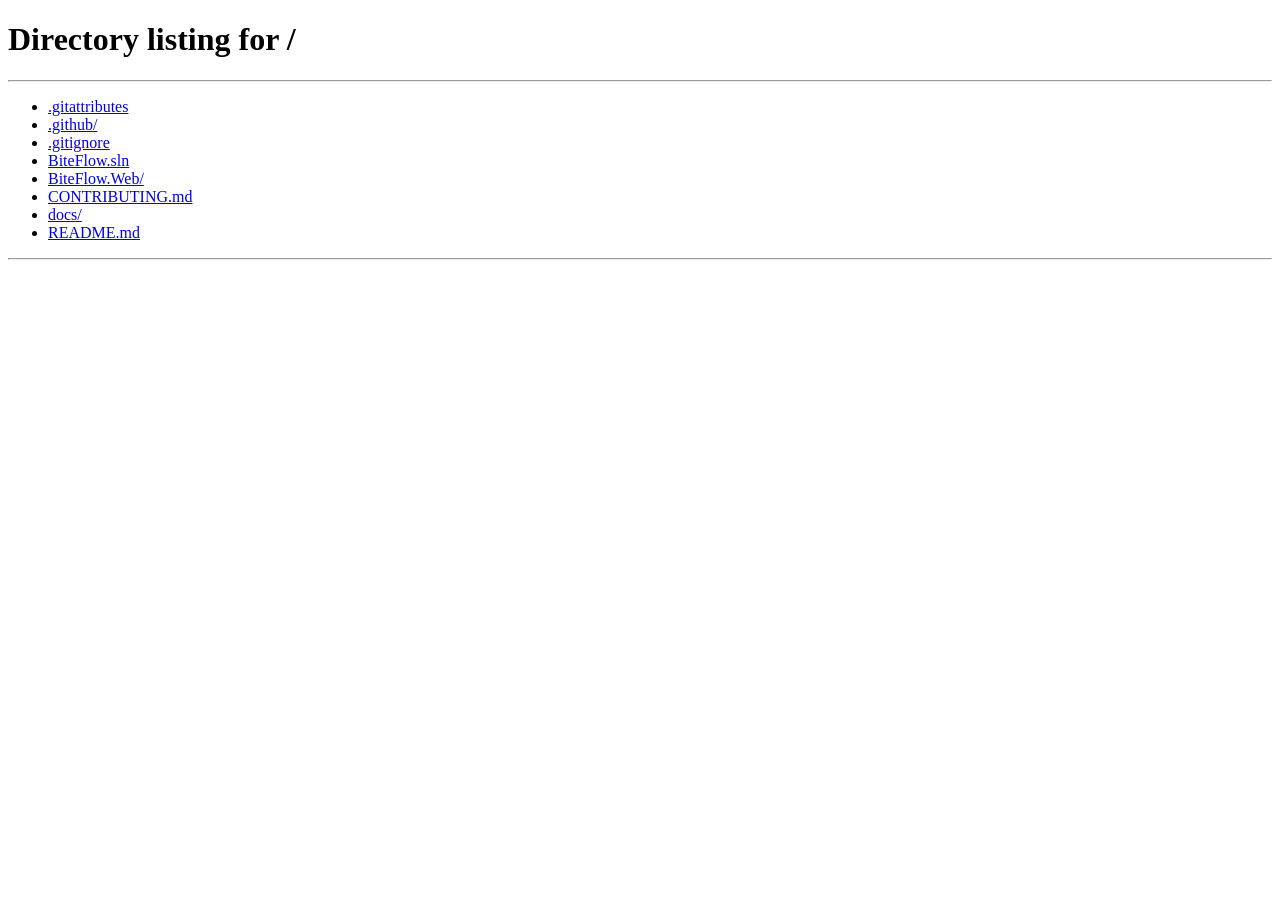
<file: BiteFlow.Web/wwwroot/index.html>
<!DOCTYPE html>
<html lang="es">
<head>
    <meta charset="utf-8">
    <meta http-equiv="refresh" content="0; url=/">
    <title>BiteFlow</title>
    <script>location.replace('/');</script>
</head>
<body>
    <p>Redirigiendo a <a href="/">BiteFlow</a>…</p>
</body>
</html>
</file>
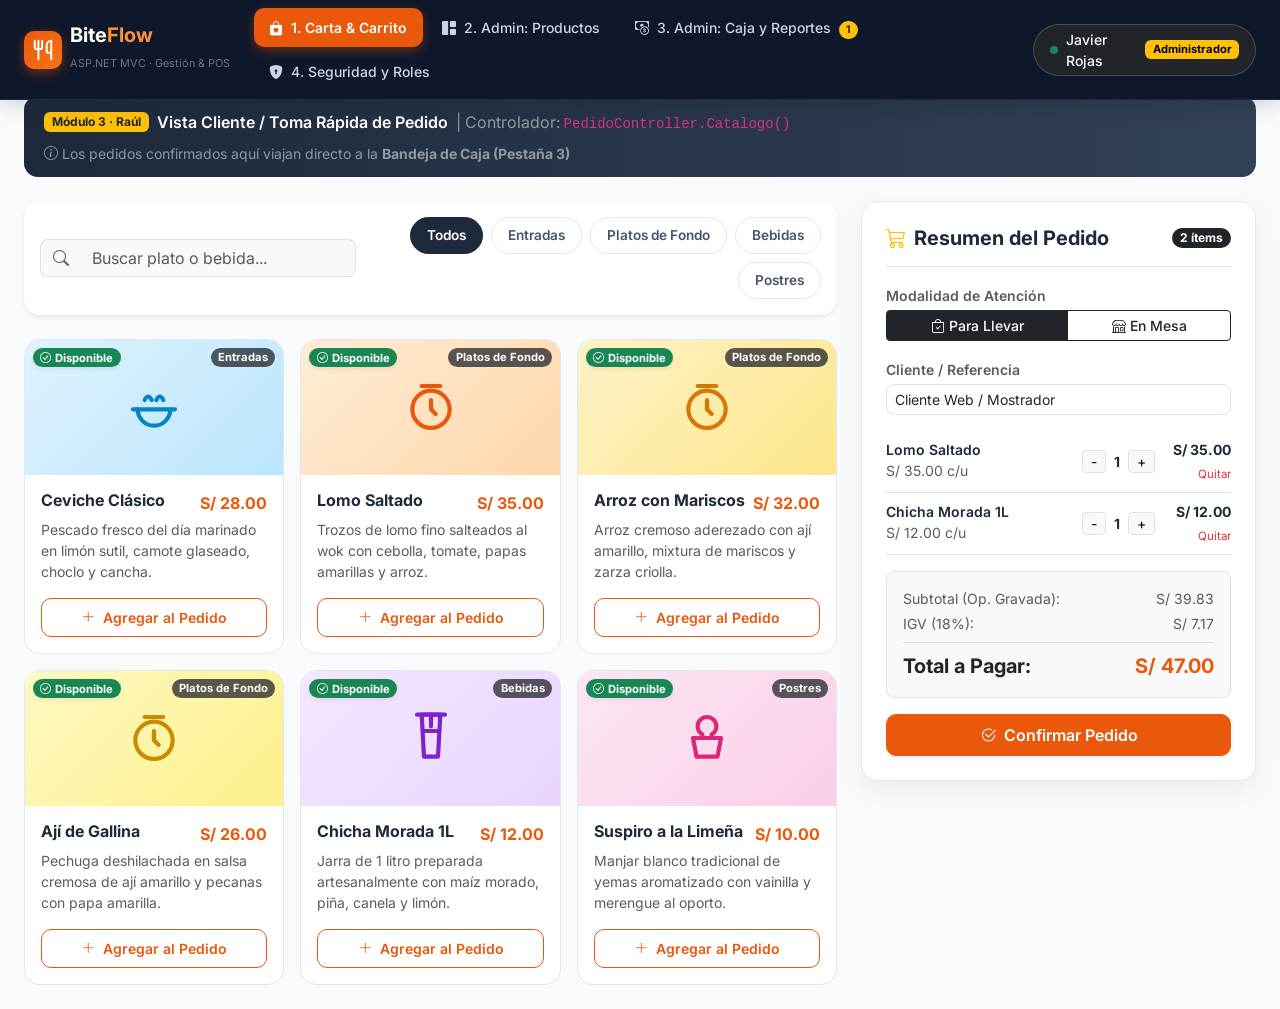
<file: BiteFlow.Web/wwwroot/prototipo.html>
<!DOCTYPE html>
<html lang="es">
<head>
    <meta charset="UTF-8">
    <meta name="viewport" content="width=device-width, initial-scale=1.0">
    <title>BiteFlow — Sistema de Gestión de Pedidos, Ventas y Administración</title>
    <!-- Google Fonts: Inter -->
    <link rel="preconnect" href="https://fonts.googleapis.com">
    <link rel="preconnect" href="https://fonts.gstatic.com" crossorigin>
    <link href="https://fonts.googleapis.com/css2?family=Inter:wght@400;500;600;700;800&display=swap" rel="stylesheet">
    <!-- Bootstrap 5 CSS & Bootstrap Icons -->
    <link href="https://cdn.jsdelivr.net/npm/bootstrap@5.3.3/dist/css/bootstrap.min.css" rel="stylesheet">
    <link href="https://cdn.jsdelivr.net/npm/bootstrap-icons@1.11.3/font/bootstrap-icons.min.css" rel="stylesheet">

    <style>
        :root {
            --bf-dark: #1e293b;
            --bf-darker: #0f172a;
            --bf-accent: #ea580c;
            --bf-accent-hover: #c2410c;
            --bf-accent-soft: #fff7ed;
            --bf-bg: #f8fafc;
            --bf-border: #e2e8f0;
        }

        body {
            font-family: 'Inter', sans-serif;
            background-color: var(--bf-bg);
            color: #1e293b;
            padding-top: 72px;
            overflow-x: hidden;
        }

        /* Navbar Principal */
        .bf-navbar {
            background-color: var(--bf-darker);
            border-bottom: 1px solid rgba(255, 255, 255, 0.08);
            box-shadow: 0 4px 20px rgba(15, 23, 42, 0.18);
        }

        .bf-brand-icon {
            width: 38px;
            height: 38px;
            background: linear-gradient(135deg, #ea580c 0%, #f97316 100%);
            border-radius: 10px;
            display: inline-flex;
            align-items: center;
            justify-content: center;
            color: #fff;
            box-shadow: 0 4px 12px rgba(234, 88, 12, 0.4);
        }

        /* Selector de Vistas (Tabs) */
        .bf-nav-pills .nav-link {
            color: #cbd5e1;
            font-weight: 500;
            font-size: 0.875rem;
            border-radius: 10px;
            padding: 0.5rem 0.9rem;
            transition: all 0.2s ease;
            border: 1px solid transparent;
        }

        .bf-nav-pills .nav-link:hover {
            color: #ffffff;
            background-color: rgba(255, 255, 255, 0.08);
        }

        .bf-nav-pills .nav-link.active {
            background-color: var(--bf-accent);
            color: #ffffff;
            font-weight: 600;
            box-shadow: 0 4px 12px rgba(234, 88, 12, 0.35);
        }

        /* Botón Primario Acento */
        .btn-bf-primary {
            background-color: var(--bf-accent);
            border-color: var(--bf-accent);
            color: #fff;
            font-weight: 600;
            border-radius: 10px;
            transition: all 0.2s ease;
        }

        .btn-bf-primary:hover, .btn-bf-primary:focus {
            background-color: var(--bf-accent-hover);
            border-color: var(--bf-accent-hover);
            color: #fff;
            transform: translateY(-1px);
        }

        .btn-bf-outline {
            border: 1px solid var(--bf-accent);
            color: var(--bf-accent);
            background-color: #fff;
            font-weight: 600;
            border-radius: 10px;
        }

        .btn-bf-outline:hover {
            background-color: var(--bf-accent);
            color: #fff;
        }

        /* Tarjetas de Platos */
        .dish-card {
            border: 1px solid var(--bf-border);
            border-radius: 16px;
            background: #fff;
            transition: transform 0.2s ease, box-shadow 0.2s ease;
            overflow: hidden;
        }

        .dish-card:hover {
            transform: translateY(-3px);
            box-shadow: 0 12px 24px rgba(15, 23, 42, 0.08);
        }

        .dish-illustration {
            height: 135px;
            display: flex;
            align-items: center;
            justify-content: center;
            position: relative;
        }

        /* Carrito Sticky */
        .cart-panel {
            position: sticky;
            top: 88px;
            border-radius: 16px;
            border: 1px solid var(--bf-border);
            background: #fff;
            box-shadow: 0 10px 25px rgba(15, 23, 42, 0.06);
        }

        /* Sidebar Admin Oscuro */
        .admin-sidebar {
            background-color: var(--bf-dark);
            color: #e2e8f0;
            border-radius: 16px;
            padding: 1.25rem;
        }

        .admin-sidebar .sidebar-link {
            display: flex;
            align-items: center;
            gap: 0.65rem;
            padding: 0.65rem 0.9rem;
            color: #cbd5e1;
            text-decoration: none;
            border-radius: 10px;
            font-size: 0.9rem;
            font-weight: 500;
            margin-bottom: 0.35rem;
            cursor: pointer;
            transition: all 0.15s ease;
        }

        .admin-sidebar .sidebar-link:hover {
            background-color: rgba(255, 255, 255, 0.08);
            color: #fff;
        }

        .admin-sidebar .sidebar-link.active {
            background-color: var(--bf-accent);
            color: #fff;
            font-weight: 600;
        }

        /* Tarjetas KPI */
        .kpi-card {
            background: #fff;
            border: 1px solid var(--bf-border);
            border-radius: 16px;
            padding: 1.15rem;
            box-shadow: 0 2px 8px rgba(15, 23, 42, 0.03);
        }

        .kpi-icon {
            width: 44px;
            height: 44px;
            border-radius: 12px;
            display: flex;
            align-items: center;
            justify-content: center;
            font-size: 1.25rem;
        }

        /* Filtros de categoría */
        .cat-pill {
            border-radius: 50px;
            padding: 0.45rem 1rem;
            font-size: 0.85rem;
            font-weight: 600;
            border: 1px solid var(--bf-border);
            background-color: #fff;
            color: #475569;
            transition: all 0.15s ease;
        }

        .cat-pill:hover {
            border-color: var(--bf-accent);
            color: var(--bf-accent);
        }

        .cat-pill.active {
            background-color: var(--bf-dark);
            border-color: var(--bf-dark);
            color: #fff;
        }

        /* Comprobante Imprimible */
        .receipt-paper {
            background: #fff;
            border: 1px dashed #94a3b8;
            border-radius: 12px;
            padding: 1.5rem;
            font-family: 'Courier New', Courier, monospace;
            color: #0f172a;
        }

        /* Badges de Módulo */
        .module-banner {
            background: linear-gradient(90deg, #1e293b 0%, #334155 100%);
            color: #fff;
            border-radius: 14px;
            padding: 0.85rem 1.25rem;
        }

        .table-card {
            background: #fff;
            border: 1px solid var(--bf-border);
            border-radius: 16px;
            overflow: hidden;
            box-shadow: 0 2px 10px rgba(15, 23, 42, 0.03);
        }

        @media print {
            body * {
                visibility: hidden;
            }
            #printableReceiptArea, #printableReceiptArea * {
                visibility: visible;
            }
            #printableReceiptArea {
                position: fixed;
                left: 0;
                top: 0;
                width: 100%;
                border: none;
            }
        }
    </style>
</head>
<body>

    <!-- ===================================================================== -->
    <!-- BARRA DE NAVEGACIÓN SUPERIOR FIJA (SELECTOR DE MÓDULOS ASP.NET MVC)   -->
    <!-- ===================================================================== -->
    <nav class="navbar navbar-expand-xl navbar-dark bf-navbar fixed-top">
        <div class="container-fluid px-3 px-lg-4">
            <!-- Marca BiteFlow -->
            <a class="navbar-brand d-flex align-items-center gap-2 me-4" href="#" onclick="switchTab('tab-carta'); return false;">
                <span class="bf-brand-icon">
                    <svg width="22" height="22" viewBox="0 0 24 24" fill="none" stroke="currentColor" stroke-width="2.2" stroke-linecap="round" stroke-linejoin="round">
                        <path d="M3 2v7c0 1.1.9 2 2 2h4a2 2 0 0 0 2-2V2"/>
                        <path d="M7 2v20"/>
                        <path d="M21 15V2v0a5 5 0 0 0-5 5v6c0 1.1.9 2 2 2h3Zm0 0v7"/>
                    </svg>
                </span>
                <div>
                    <span class="fw-bold tracking-tight fs-5 d-block lh-1">Bite<span style="color:#fb923c;">Flow</span></span>
                    <small class="text-secondary" style="font-size: 0.68rem;">ASP.NET MVC · Gestión & POS</small>
                </div>
            </a>

            <button class="navbar-toggler border-0" type="button" data-bs-toggle="collapse" data-bs-target="#navbarBiteFlow">
                <span class="navbar-toggler-icon"></span>
            </button>

            <div class="collapse navbar-collapse" id="navbarBiteFlow">
                <!-- Selector Rápido de las 4 Pantallas Principales -->
                <ul class="nav bf-nav-pills me-auto my-2 my-xl-0 gap-1" id="mainModuleTabs" role="tablist">
                    <li class="nav-item" role="presentation">
                        <button class="nav-link active" id="btn-tab-carta" onclick="switchTab('tab-carta')" type="button">
                            <i class="bi bi-bag-heart-fill me-1"></i> 1. Carta & Carrito
                        </button>
                    </li>
                    <li class="nav-item" role="presentation">
                        <button class="nav-link" id="btn-tab-productos" onclick="switchTab('tab-productos')" type="button">
                            <i class="bi bi-grid-1x2-fill me-1"></i> 2. Admin: Productos
                        </button>
                    </li>
                    <li class="nav-item" role="presentation">
                        <button class="nav-link position-relative" id="btn-tab-caja" onclick="switchTab('tab-caja')" type="button">
                            <i class="bi bi-cash-coin me-1"></i> 3. Admin: Caja y Reportes
                            <span id="navPendingBadge" class="badge rounded-pill bg-warning text-dark ms-1">1</span>
                        </button>
                    </li>
                    <li class="nav-item" role="presentation">
                        <button class="nav-link" id="btn-tab-seguridad" onclick="switchTab('tab-seguridad')" type="button">
                            <i class="bi bi-shield-lock-fill me-1"></i> 4. Seguridad y Roles
                        </button>
                    </li>
                </ul>

                <!-- Indicador de Sesión Activa -->
                <div class="d-flex align-items-center gap-2 mt-2 mt-xl-0">
                    <div class="bg-dark border border-secondary border-opacity-50 rounded-pill px-3 py-1 d-flex align-items-center gap-2">
                        <span class="badge bg-success rounded-circle p-1"><span class="visually-hidden">Online</span></span>
                        <small class="text-light fw-medium" id="activeUserLabel">Javier Rojas</small>
                        <span class="badge text-bg-warning" style="font-size: 0.7rem;" id="activeRoleBadge">Administrador</span>
                    </div>
                </div>
            </div>
        </div>
    </nav>

    <!-- Contenedor de Notificaciones Toast (Sin alert() nativo) -->
    <div class="toast-container position-fixed bottom-0 end-0 p-3" style="z-index: 1080;">
        <div id="bfToast" class="toast align-items-center text-bg-dark border-0 shadow-lg rounded-4" role="alert" aria-live="assertive" aria-atomic="true">
            <div class="d-flex">
                <div class="toast-body d-flex align-items-center gap-2" id="bfToastBody">
                    <i class="bi bi-check-circle-fill text-success fs-5"></i>
                    <span>Operación realizada correctamente.</span>
                </div>
                <button type="button" class="btn-close btn-close-white me-2 m-auto" data-bs-dismiss="toast"></button>
            </div>
        </div>
    </div>

    <!-- ===================================================================== -->
    <!-- CONTENIDO PRINCIPAL DE LAS 4 PANTALLAS                                -->
    <!-- ===================================================================== -->
    <main class="container-fluid px-3 px-lg-4 py-4">

        <!-- ================================================================= -->
        <!-- PESTAÑA 1: CARTA & CARRITO (MÓDULO 3 - RAÚL / VISTA CLIENTE)      -->
        <!-- ================================================================= -->
        <section id="tab-carta" class="app-view">
            <!-- Banner informativo de arquitectura -->
            <div class="module-banner d-flex flex-wrap justify-content-between align-items-center gap-2 mb-4">
                <div class="d-flex align-items-center gap-2">
                    <span class="badge bg-warning text-dark">Módulo 3 · Raúl</span>
                    <span class="fw-semibold">Vista Cliente / Toma Rápida de Pedido</span>
                    <span class="text-white-50 d-none d-md-inline">| Controlador: <code>PedidoController.Catalogo()</code></span>
                </div>
                <small class="text-white-50"><i class="bi bi-info-circle me-1"></i>Los pedidos confirmados aquí viajan directo a la <strong>Bandeja de Caja (Pestaña 3)</strong></small>
            </div>

            <div class="row g-4">
                <!-- Columna Izquierda: Buscador, Categorías y Catálogo -->
                <div class="col-lg-8">
                    <!-- Barra de Búsqueda y Filtros -->
                    <div class="card border-0 shadow-sm rounded-4 mb-4">
                        <div class="card-body p-3">
                            <div class="row g-3 align-items-center">
                                <div class="col-md-5">
                                    <div class="input-group">
                                        <span class="input-group-text bg-light border-end-0 rounded-start-3"><i class="bi bi-search text-muted"></i></span>
                                        <input type="text" id="catalogSearchInput" class="form-control bg-light border-start-0 rounded-end-3" placeholder="Buscar plato o bebida..." oninput="renderCatalog()">
                                    </div>
                                </div>
                                <div class="col-md-7">
                                    <div class="d-flex flex-wrap gap-2 justify-content-md-end" id="catalogCategoryFilters">
                                        <!-- Se renderiza dinámicamente -->
                                    </div>
                                </div>
                            </div>
                        </div>
                    </div>

                    <!-- Grid de Tarjetas de Platos -->
                    <div class="row g-3" id="catalogGrid">
                        <!-- Tarjetas generadas dinámicamente por JS -->
                    </div>
                </div>

                <!-- Columna Derecha: Resumen del Pedido (Carrito Fijo) -->
                <div class="col-lg-4">
                    <div class="cart-panel p-3 p-md-4">
                        <div class="d-flex justify-content-between align-items-center border-bottom pb-3 mb-3">
                            <h5 class="fw-bold mb-0"><i class="bi bi-cart3 text-warning me-2"></i>Resumen del Pedido</h5>
                            <span class="badge rounded-pill text-bg-dark" id="cartItemCountBadge">0 ítems</span>
                        </div>

                        <!-- Selector de Tipo de Atención: Para Llevar o En Mesa -->
                        <div class="mb-3">
                            <label class="form-label small fw-semibold text-muted mb-1">Modalidad de Atención</label>
                            <div class="btn-group w-100" role="group">
                                <input type="radio" class="btn-check" name="serviceType" id="typeLlevar" value="Para Llevar" checked onchange="toggleTableSelector()">
                                <label class="btn btn-outline-dark btn-sm fw-medium" for="typeLlevar"><i class="bi bi-bag-check me-1"></i>Para Llevar</label>

                                <input type="radio" class="btn-check" name="serviceType" id="typeMesa" value="En Mesa" onchange="toggleTableSelector()">
                                <label class="btn btn-outline-dark btn-sm fw-medium" for="typeMesa"><i class="bi bi-shop me-1"></i>En Mesa</label>
                            </div>
                        </div>

                        <!-- Número de Mesa (solo visible si elige En Mesa) -->
                        <div class="mb-3 d-none" id="tableNumberGroup">
                            <label class="form-label small fw-semibold text-muted mb-1">Seleccionar N° de Mesa</label>
                            <select class="form-select form-select-sm rounded-3" id="tableNumberSelect">
                                <option value="Mesa 01">Mesa 01 (Salón Principal)</option>
                                <option value="Mesa 02">Mesa 02 (Salón Principal)</option>
                                <option value="Mesa 03">Mesa 03 (Ventana)</option>
                                <option value="Mesa 04">Mesa 04 (Terraza)</option>
                                <option value="Mesa 05">Mesa 05 (Familiar)</option>
                            </select>
                        </div>

                        <!-- Nombre del Cliente -->
                        <div class="mb-3">
                            <label class="form-label small fw-semibold text-muted mb-1">Cliente / Referencia</label>
                            <input type="text" id="orderCustomerName" class="form-control form-control-sm rounded-3" value="Cliente Web / Mostrador" placeholder="Nombre del cliente">
                        </div>

                        <!-- Lista de Ítems del Carrito -->
                        <div id="cartItemsContainer" class="mb-3" style="max-height: 270px; overflow-y: auto;">
                            <!-- Ítems dinámicos -->
                        </div>

                        <!-- Cálculos Automáticos (Subtotal, IGV 18%, Total) -->
                        <div class="bg-light rounded-3 p-3 mb-3 border">
                            <div class="d-flex justify-content-between small text-muted mb-1">
                                <span>Subtotal (Op. Gravada):</span>
                                <span id="cartSubtotal">S/ 0.00</span>
                            </div>
                            <div class="d-flex justify-content-between small text-muted mb-2">
                                <span>IGV (18%):</span>
                                <span id="cartIgv">S/ 0.00</span>
                            </div>
                            <div class="d-flex justify-content-between fw-bold fs-5 border-top pt-2 text-dark">
                                <span>Total a Pagar:</span>
                                <span style="color: var(--bf-accent);" id="cartTotal">S/ 0.00</span>
                            </div>
                        </div>

                        <!-- Botón Confirmar Pedido -->
                        <button type="button" class="btn btn-bf-primary w-100 py-2 fs-6 shadow-sm" onclick="confirmOrder()">
                            <i class="bi bi-check2-circle me-1"></i> Confirmar Pedido
                        </button>

                        <!-- Alerta dinámica tras confirmar pedido -->
                        <div id="orderCreatedBanner" class="alert alert-success rounded-3 mt-3 mb-0 p-2 small d-none">
                            <div class="fw-bold mb-1"><i class="bi bi-check-circle-fill me-1"></i>¡Pedido registrado (<span id="createdOrderCode"></span>)!</div>
                            <p class="mb-2">El pedido pasó a estado <strong>Pendiente</strong> en Caja.</p>
                            <button type="button" class="btn btn-success btn-sm w-100 fw-semibold" onclick="switchTab('tab-caja')">
                                Ir a Caja para Cobrar <i class="bi bi-arrow-right ms-1"></i>
                            </button>
                        </div>
                    </div>
                </div>
            </div>
        </section>

        <!-- ================================================================= -->
        <!-- PESTAÑA 2: ADMIN — MANTENIMIENTO DE PRODUCTOS (MÓDULO 2 - VALERIA) -->
        <!-- ================================================================= -->
        <section id="tab-productos" class="app-view d-none">
            <div class="module-banner d-flex flex-wrap justify-content-between align-items-center gap-2 mb-4">
                <div class="d-flex align-items-center gap-2">
                    <span class="badge bg-info text-dark">Módulo 2 · Valeria</span>
                    <span class="fw-semibold">Panel Administrativo — Mantenimiento de Productos (CRUD)</span>
                    <span class="text-white-50 d-none d-md-inline">| Controlador: <code>ProductoController.Index()</code></span>
                </div>
                <small class="text-white-50"><i class="bi bi-database-check me-1"></i>Stored Procedures: <code>sp_ListarProductos</code>, <code>sp_RegistrarProducto</code></small>
            </div>

            <div class="row g-4">
                <!-- Sidebar Oscuro Administrativo -->
                <div class="col-lg-3 col-xl-2">
                    <div class="admin-sidebar shadow-sm">
                        <div class="small text-uppercase text-secondary fw-bold mb-3 px-2" style="letter-spacing: 0.06em;">Panel Admin</div>
                        <a class="sidebar-link active" onclick="switchTab('tab-productos')">
                            <i class="bi bi-egg-fried"></i> Productos y Carta
                        </a>
                        <a class="sidebar-link" onclick="switchTab('tab-caja')">
                            <i class="bi bi-cash-stack"></i> Caja y Cobros
                        </a>
                        <a class="sidebar-link" onclick="switchTab('tab-caja'); document.getElementById('salesReportSection').scrollIntoView({behavior:'smooth'});">
                            <i class="bi bi-bar-chart-line"></i> Reporte Ventas
                        </a>
                        <a class="sidebar-link" onclick="switchTab('tab-seguridad')">
                            <i class="bi bi-people"></i> Usuarios y Roles
                        </a>
                        <hr class="border-secondary opacity-25 my-3">
                        <a class="sidebar-link text-warning" onclick="switchTab('tab-carta')">
                            <i class="bi bi-box-arrow-up-right"></i> Ver Carta Pública
                        </a>
                    </div>
                </div>

                <!-- Contenido Principal Admin Productos -->
                <div class="col-lg-9 col-xl-10">
                    <!-- 4 Tarjetas KPI Superiores -->
                    <div class="row g-3 mb-4">
                        <div class="col-sm-6 col-xl-3">
                            <div class="kpi-card d-flex align-items-center gap-3">
                                <div class="kpi-icon bg-warning bg-opacity-10 text-warning">
                                    <i class="bi bi-cup-hot-fill"></i>
                                </div>
                                <div>
                                    <small class="text-muted d-block">Platos Activos</small>
                                    <h4 class="fw-bold mb-0" id="kpiActiveDishes">6</h4>
                                </div>
                            </div>
                        </div>
                        <div class="col-sm-6 col-xl-3">
                            <div class="kpi-card d-flex align-items-center gap-3">
                                <div class="kpi-icon bg-primary bg-opacity-10 text-primary">
                                    <i class="bi bi-tags-fill"></i>
                                </div>
                                <div>
                                    <small class="text-muted d-block">Categorías</small>
                                    <h4 class="fw-bold mb-0">4</h4>
                                </div>
                            </div>
                        </div>
                        <div class="col-sm-6 col-xl-3">
                            <div class="kpi-card d-flex align-items-center gap-3">
                                <div class="kpi-icon bg-info bg-opacity-10 text-info">
                                    <i class="bi bi-receipt"></i>
                                </div>
                                <div>
                                    <small class="text-muted d-block">Pedidos Hoy</small>
                                    <h4 class="fw-bold mb-0" id="kpiOrdersToday">3</h4>
                                </div>
                            </div>
                        </div>
                        <div class="col-sm-6 col-xl-3">
                            <div class="kpi-card d-flex align-items-center gap-3">
                                <div class="kpi-icon bg-success bg-opacity-10 text-success">
                                    <i class="bi bi-currency-dollar"></i>
                                </div>
                                <div>
                                    <small class="text-muted d-block">Ventas del Día</small>
                                    <h4 class="fw-bold mb-0 text-success" id="kpiDailySales">S/ 95.00</h4>
                                </div>
                            </div>
                        </div>
                    </div>

                    <!-- Barra de Herramientas CRUD -->
                    <div class="table-card p-3 mb-3">
                        <div class="row g-2 align-items-center">
                            <div class="col-md-4">
                                <div class="input-group input-group-sm">
                                    <span class="input-group-text bg-light"><i class="bi bi-search"></i></span>
                                    <input type="text" id="adminProdSearch" class="form-control" placeholder="Filtrar por nombre de plato..." oninput="renderAdminProducts()">
                                </div>
                            </div>
                            <div class="col-md-3">
                                <select id="adminProdCatFilter" class="form-select form-select-sm" onchange="renderAdminProducts()">
                                    <option value="Todas">Todas las categorías</option>
                                    <option value="Entradas">Entradas</option>
                                    <option value="Platos de Fondo">Platos de Fondo</option>
                                    <option value="Bebidas">Bebidas</option>
                                    <option value="Postres">Postres</option>
                                </select>
                            </div>
                            <div class="col-md-2">
                                <select id="adminProdStatusFilter" class="form-select form-select-sm" onchange="renderAdminProducts()">
                                    <option value="Todos">Todos los estados</option>
                                    <option value="Activo">Solo Activos</option>
                                    <option value="Inactivo">Solo Inactivos</option>
                                </select>
                            </div>
                            <div class="col-md-3 text-md-end">
                                <button type="button" class="btn btn-bf-primary btn-sm w-100 w-md-auto px-3" onclick="openProductModal()">
                                    <i class="bi bi-plus-lg me-1"></i> Nuevo Plato
                                </button>
                            </div>
                        </div>
                    </div>

                    <!-- Tabla Administrativa de Productos -->
                    <div class="table-card">
                        <div class="table-responsive">
                            <table class="table table-hover align-middle mb-0">
                                <thead class="table-light">
                                    <tr class="small text-uppercase text-muted">
                                        <th class="ps-3">ID</th>
                                        <th>Producto / Plato</th>
                                        <th>Categoría</th>
                                        <th>Precio</th>
                                        <th>Estado en Carta</th>
                                        <th class="text-end pe-3">Acciones</th>
                                    </tr>
                                </thead>
                                <tbody id="adminProductsTableBody">
                                    <!-- Renderizado dinámico -->
                                </tbody>
                            </table>
                        </div>
                    </div>
                </div>
            </div>
        </section>

        <!-- ================================================================= -->
        <!-- PESTAÑA 3: ADMIN — CAJA, COMPROBANTES Y REPORTES (MÓDULO 4)       -->
        <!-- ================================================================= -->
        <section id="tab-caja" class="app-view d-none">
            <div class="module-banner d-flex flex-wrap justify-content-between align-items-center gap-2 mb-4">
                <div class="d-flex align-items-center gap-2">
                    <span class="badge bg-success">Módulo 4 · Montaño</span>
                    <span class="fw-semibold">Caja, Emisión de Comprobantes y Reporte de Ventas</span>
                    <span class="text-white-50 d-none d-md-inline">| Controlador: <code>CajaController</code></span>
                </div>
                <small class="text-white-50"><i class="bi bi-terminal me-1"></i>SP: <code>sp_registrar_pago</code> & <code>sp_reporte_ventas_paginado</code></small>
            </div>

            <!-- SECCIÓN SUPERIOR: BANDEJA DE PEDIDOS PENDIENTES DE COBRO -->
            <div class="mb-5">
                <div class="d-flex justify-content-between align-items-center mb-3">
                    <div>
                        <h5 class="fw-bold mb-0"><i class="bi bi-hourglass-split text-warning me-2"></i>Bandeja de Pedidos Pendientes de Cobro</h5>
                        <small class="text-muted">Órdenes recibidas desde el catálogo web o mostrador listas para facturar.</small>
                    </div>
                    <span class="badge rounded-pill text-bg-warning px-3 py-2" id="pendingOrdersCountLabel">1 Pendiente</span>
                </div>

                <div class="row g-3" id="pendingOrdersContainer">
                    <!-- Tarjetas de pedidos pendientes -->
                </div>
            </div>

            <!-- SECCIÓN INFERIOR: REPORTE DE VENTAS PAGINADO CON FILTROS -->
            <div id="salesReportSection">
                <div class="d-flex flex-wrap justify-content-between align-items-center gap-2 mb-3">
                    <div>
                        <h5 class="fw-bold mb-0"><i class="bi bi-file-earmark-bar-graph text-primary me-2"></i>Reporte de Ventas y Comprobantes Emitidos</h5>
                        <small class="text-muted">Consulta histórica filtrada por fecha, estado y método de pago.</small>
                    </div>
                    <div class="bg-white border rounded-3 px-3 py-2 shadow-sm">
                        <span class="small text-muted me-2">Total Recaudado (Filtro):</span>
                        <strong class="fs-5 text-success" id="reportTotalRecaudado">S/ 95.00</strong>
                    </div>
                </div>

                <!-- Filtros del Reporte -->
                <div class="table-card p-3 mb-3">
                    <div class="row g-2 align-items-end">
                        <div class="col-sm-6 col-md-3">
                            <label class="form-label small fw-semibold text-muted mb-1">Fecha Inicio</label>
                            <input type="date" id="reportDateFrom" class="form-control form-control-sm" value="2026-11-01">
                        </div>
                        <div class="col-sm-6 col-md-3">
                            <label class="form-label small fw-semibold text-muted mb-1">Fecha Fin</label>
                            <input type="date" id="reportDateTo" class="form-control form-control-sm" value="2026-11-30">
                        </div>
                        <div class="col-sm-6 col-md-2">
                            <label class="form-label small fw-semibold text-muted mb-1">Estado</label>
                            <select id="reportStatusFilter" class="form-select form-select-sm" onchange="renderSalesReport()">
                                <option value="Todos">Todos</option>
                                <option value="Pagado">Pagado</option>
                                <option value="Pendiente">Pendiente</option>
                                <option value="Anulado">Anulado</option>
                            </select>
                        </div>
                        <div class="col-sm-6 col-md-2">
                            <label class="form-label small fw-semibold text-muted mb-1">Método Pago</label>
                            <select id="reportMethodFilter" class="form-select form-select-sm" onchange="renderSalesReport()">
                                <option value="Todos">Todos</option>
                                <option value="Yape / Plin">Yape / Plin</option>
                                <option value="Efectivo">Efectivo</option>
                                <option value="Tarjeta">Tarjeta</option>
                            </select>
                        </div>
                        <div class="col-md-2">
                            <button type="button" class="btn btn-dark btn-sm w-100" onclick="renderSalesReport()">
                                <i class="bi bi-funnel me-1"></i> Filtrar
                            </button>
                        </div>
                    </div>
                </div>

                <!-- Tabla Paginada de Ventas -->
                <div class="table-card">
                    <div class="table-responsive">
                        <table class="table table-hover align-middle mb-0">
                            <thead class="table-light">
                                <tr class="small text-uppercase text-muted">
                                    <th class="ps-3">N° Pedido</th>
                                    <th>Comprobante</th>
                                    <th>Fecha / Hora</th>
                                    <th>Cliente</th>
                                    <th>Método Pago</th>
                                    <th>Estado</th>
                                    <th>Total</th>
                                    <th class="text-end pe-3">Ticket</th>
                                </tr>
                            </thead>
                            <tbody id="salesReportTableBody">
                                <!-- Filas dinámicas -->
                            </tbody>
                        </table>
                    </div>
                    <!-- Pie de Paginación -->
                    <div class="d-flex flex-wrap justify-content-between align-items-center p-3 bg-light border-top">
                        <small class="text-muted" id="reportPaginationInfo">Mostrando 1 a 3 de 3 registros</small>
                        <nav>
                            <ul class="pagination pagination-sm mb-0">
                                <li class="page-item disabled"><a class="page-link" href="#" onclick="return false;">Anterior</a></li>
                                <li class="page-item active"><a class="page-link bg-dark border-dark" href="#" onclick="return false;">1</a></li>
                                <li class="page-item disabled"><a class="page-link" href="#" onclick="return false;">Siguiente</a></li>
                            </ul>
                        </nav>
                    </div>
                </div>
            </div>
        </section>

        <!-- ================================================================= -->
        <!-- PESTAÑA 4: SEGURIDAD — LOGIN Y GESTIÓN DE USUARIOS/ROLES          -->
        <!-- ================================================================= -->
        <section id="tab-seguridad" class="app-view d-none">
            <div class="module-banner d-flex flex-wrap justify-content-between align-items-center gap-2 mb-4">
                <div class="d-flex align-items-center gap-2">
                    <span class="badge bg-danger">Módulo 1 · Javier (Líder)</span>
                    <span class="fw-semibold">Autenticación, Control de Sesiones y Gestión de Usuarios/Roles</span>
                    <span class="text-white-50 d-none d-md-inline">| Controlador: <code>AccountController</code></span>
                </div>
                <small class="text-white-50"><i class="bi bi-shield-check me-1"></i>Autenticación por Cookies & Roles (<code>[Authorize(Roles = "...")]</code>)</small>
            </div>

            <div class="row g-4">
                <!-- Columna Izquierda: Tarjeta Limpia de Inicio de Sesión -->
                <div class="col-lg-5">
                    <div class="card border-0 shadow-sm rounded-4 p-3 p-md-4">
                        <div class="text-center mb-3">
                            <div class="bf-brand-icon mx-auto mb-2" style="width:48px; height:48px;">
                                <i class="bi bi-lock-fill fs-4"></i>
                            </div>
                            <h5 class="fw-bold mb-1">Iniciar Sesión en BiteFlow</h5>
                            <p class="text-muted small mb-0">Ingresa tus credenciales o usa un acceso rápido de prueba</p>
                        </div>

                        <form onsubmit="handleLoginSubmit(event)">
                            <div class="mb-3">
                                <label class="form-label small fw-semibold">Correo Electrónico</label>
                                <div class="input-group">
                                    <span class="input-group-text bg-light"><i class="bi bi-envelope"></i></span>
                                    <input type="email" id="loginEmailInput" class="form-control" value="admin@biteflow.local" required>
                                </div>
                            </div>
                            <div class="mb-3">
                                <label class="form-label small fw-semibold">Contraseña</label>
                                <div class="input-group">
                                    <span class="input-group-text bg-light"><i class="bi bi-key"></i></span>
                                    <input type="password" id="loginPassInput" class="form-control" value="Biteflow123*" required>
                                </div>
                            </div>
                            <button type="submit" class="btn btn-bf-primary w-100 py-2 mb-3">
                                <i class="bi bi-box-arrow-in-right me-1"></i> Ingresar al Sistema
                            </button>
                        </form>

                        <!-- Botones de Acceso Rápido Demo -->
                        <div class="border-top pt-3">
                            <small class="text-muted d-block text-center fw-semibold mb-2">Accesos Rápidos Demo (Simular Rol)</small>
                            <div class="d-grid gap-2">
                                <button type="button" class="btn btn-outline-dark btn-sm d-flex justify-content-between align-items-center px-3" onclick="quickLogin('Javier Rojas', 'admin@biteflow.local', 'Administrador')">
                                    <span><i class="bi bi-person-gear me-2 text-warning"></i>Entrar como <strong>Administrador</strong></span>
                                    <small class="text-muted">Acceso Total</small>
                                </button>
                                <button type="button" class="btn btn-outline-dark btn-sm d-flex justify-content-between align-items-center px-3" onclick="quickLogin('Carlos Montaño', 'caja@biteflow.local', 'Cajero')">
                                    <span><i class="bi bi-cash-register me-2 text-primary"></i>Entrar como <strong>Cajero</strong></span>
                                    <small class="text-muted">Caja & Pedidos</small>
                                </button>
                                <button type="button" class="btn btn-outline-dark btn-sm d-flex justify-content-between align-items-center px-3" onclick="quickLogin('Cliente Prueba', 'cliente@biteflow.local', 'Cliente')">
                                    <span><i class="bi bi-person me-2 text-success"></i>Entrar como <strong>Cliente</strong></span>
                                    <small class="text-muted">Solo Carta</small>
                                </button>
                            </div>
                        </div>

                        <!-- Permisos del Rol Actual -->
                        <div class="alert alert-light border rounded-3 mt-3 mb-0 p-2 small" id="rolePermissionsBox">
                            <strong>Permisos activos (Administrador):</strong> Acceso completo a Seguridad, Mantenimiento de Productos, Pedidos y Caja/Reportes.
                        </div>
                    </div>
                </div>

                <!-- Columna Derecha: Tabla Administrativa de Usuarios y Roles -->
                <div class="col-lg-7">
                    <div class="table-card p-3 mb-3 d-flex flex-wrap justify-content-between align-items-center gap-2">
                        <div>
                            <h6 class="fw-bold mb-0">Usuarios Registrados y Asignación de Roles</h6>
                            <small class="text-muted">Tabla <code>Usuario</code> vinculada con <code>Rol</code> en SQL Server</small>
                        </div>
                        <button type="button" class="btn btn-bf-primary btn-sm px-3" onclick="openUserModal()">
                            <i class="bi bi-person-plus-fill me-1"></i> Nuevo Usuario
                        </button>
                    </div>

                    <div class="table-card">
                        <div class="table-responsive">
                            <table class="table table-hover align-middle mb-0">
                                <thead class="table-light">
                                    <tr class="small text-uppercase text-muted">
                                        <th class="ps-3">Usuario</th>
                                        <th>Correo</th>
                                        <th>Rol</th>
                                        <th>Estado</th>
                                        <th class="text-end pe-3">Editar</th>
                                    </tr>
                                </thead>
                                <tbody id="usersTableBody">
                                    <!-- Renderizado dinámico -->
                                </tbody>
                            </table>
                        </div>
                    </div>
                </div>
            </div>
        </section>

    </main>

    <!-- ===================================================================== -->
    <!-- MODAL 1: CREAR / EDITAR PRODUCTO (PESTAÑA 2)                          -->
    <!-- ===================================================================== -->
    <div class="modal fade" id="modalProducto" tabindex="-1" aria-hidden="true">
        <div class="modal-dialog modal-dialog-centered">
            <div class="modal-content border-0 shadow rounded-4">
                <div class="modal-header bg-dark text-white rounded-top-4">
                    <h5 class="modal-title fw-bold" id="modalProductoTitle"><i class="bi bi-plus-circle me-2 text-warning"></i>Nuevo Plato / Producto</h5>
                    <button type="button" class="btn-close btn-close-white" data-bs-dismiss="modal"></button>
                </div>
                <form onsubmit="saveProductForm(event)">
                    <div class="modal-body p-4">
                        <input type="hidden" id="prodIdInput">
                        <div class="mb-3">
                            <label class="form-label small fw-semibold">Nombre del Plato o Bebida</label>
                            <input type="text" id="prodNameInput" class="form-control" placeholder="Ej. Tallarines Verdes con Bistec" required>
                        </div>
                        <div class="row g-3 mb-3">
                            <div class="col-md-6">
                                <label class="form-label small fw-semibold">Categoría</label>
                                <select id="prodCatInput" class="form-select" required>
                                    <option value="Entradas">Entradas</option>
                                    <option value="Platos de Fondo" selected>Platos de Fondo</option>
                                    <option value="Bebidas">Bebidas</option>
                                    <option value="Postres">Postres</option>
                                </select>
                            </div>
                            <div class="col-md-6">
                                <label class="form-label small fw-semibold">Precio Unitario (S/)</label>
                                <input type="number" step="0.50" min="1" id="prodPriceInput" class="form-control" placeholder="25.00" required>
                            </div>
                        </div>
                        <div class="mb-3">
                            <label class="form-label small fw-semibold">Descripción Breve</label>
                            <textarea id="prodDescInput" class="form-control" rows="2" placeholder="Ingredientes principales y presentación..." required></textarea>
                        </div>
                        <div class="form-check form-switch">
                            <input class="form-check-input" type="checkbox" id="prodActiveInput" checked>
                            <label class="form-check-label small fw-semibold" for="prodActiveInput">Disponible en Carta Pública (Activo)</label>
                        </div>
                    </div>
                    <div class="modal-footer bg-light rounded-bottom-4">
                        <button type="button" class="btn btn-outline-secondary btn-sm" data-bs-dismiss="modal">Cancelar</button>
                        <button type="submit" class="btn btn-bf-primary btn-sm px-4">Guardar Producto</button>
                    </div>
                </form>
            </div>
        </div>
    </div>

    <!-- ===================================================================== -->
    <!-- MODAL 2: COBRAR Y EMITIR COMPROBANTE (PESTAÑA 3)                      -->
    <!-- ===================================================================== -->
    <div class="modal fade" id="modalCobro" tabindex="-1" aria-hidden="true">
        <div class="modal-dialog modal-dialog-centered">
            <div class="modal-content border-0 shadow rounded-4">
                <div class="modal-header bg-dark text-white rounded-top-4">
                    <h5 class="modal-title fw-bold"><i class="bi bi-cash-coin me-2 text-success"></i>Registrar Pago y Emitir Comprobante</h5>
                    <button type="button" class="btn-close btn-close-white" data-bs-dismiss="modal"></button>
                </div>
                <form onsubmit="processPaymentSubmit(event)">
                    <div class="modal-body p-4">
                        <input type="hidden" id="payOrderIdInput">
                        
                        <div class="bg-light border rounded-3 p-3 mb-3 d-flex justify-content-between align-items-center">
                            <div>
                                <small class="text-muted d-block">Orden a Cobrar</small>
                                <strong class="fs-5" id="payOrderCodeLabel">PED-003</strong>
                                <span class="badge bg-secondary ms-1" id="payOrderCustomerLabel">Cliente</span>
                            </div>
                            <div class="text-end">
                                <small class="text-muted d-block">Monto Total</small>
                                <strong class="fs-4 text-success" id="payOrderTotalLabel">S/ 0.00</strong>
                            </div>
                        </div>

                        <!-- Tipo de Comprobante -->
                        <div class="mb-3">
                            <label class="form-label small fw-semibold">Tipo de Comprobante</label>
                            <div class="row g-2">
                                <div class="col-6">
                                    <input type="radio" class="btn-check" name="receiptType" id="recBoleta" value="Boleta" checked onchange="toggleFacturaFields()">
                                    <label class="btn btn-outline-dark w-100 fw-semibold" for="recBoleta"><i class="bi bi-receipt me-1"></i>Boleta</label>
                                </div>
                                <div class="col-6">
                                    <input type="radio" class="btn-check" name="receiptType" id="recFactura" value="Factura" onchange="toggleFacturaFields()">
                                    <label class="btn btn-outline-dark w-100 fw-semibold" for="recFactura"><i class="bi bi-building me-1"></i>Factura</label>
                                </div>
                            </div>
                        </div>

                        <!-- Campos extra si elige Factura -->
                        <div id="facturaFieldsGroup" class="row g-2 mb-3 d-none">
                            <div class="col-5">
                                <label class="form-label small fw-semibold">RUC (11 dígitos)</label>
                                <input type="text" id="payRucInput" class="form-control form-control-sm" maxlength="11" placeholder="20601234567">
                            </div>
                            <div class="col-7">
                                <label class="form-label small fw-semibold">Razón Social</label>
                                <input type="text" id="payRazonInput" class="form-control form-control-sm" placeholder="Empresa S.A.C.">
                            </div>
                        </div>

                        <!-- Método de Pago -->
                        <div class="mb-2">
                            <label class="form-label small fw-semibold">Método de Pago</label>
                            <select id="payMethodSelect" class="form-select">
                                <option value="Yape / Plin">Yape / Plin (QR Instantáneo)</option>
                                <option value="Efectivo">Efectivo en Caja</option>
                                <option value="Tarjeta">Tarjeta Crédito / Débito (POS)</option>
                            </select>
                        </div>
                    </div>
                    <div class="modal-footer bg-light rounded-bottom-4">
                        <button type="button" class="btn btn-outline-secondary btn-sm" data-bs-dismiss="modal">Cancelar</button>
                        <button type="submit" class="btn btn-success fw-semibold px-4">
                            <i class="bi bi-check-circle me-1"></i> Confirmar Cobro
                        </button>
                    </div>
                </form>
            </div>
        </div>
    </div>

    <!-- ===================================================================== -->
    <!-- MODAL 3: VISTA PREVIA IMPRIMIBLE DEL COMPROBANTE                      -->
    <!-- ===================================================================== -->
    <div class="modal fade" id="modalComprobantePreview" tabindex="-1" aria-hidden="true">
        <div class="modal-dialog modal-dialog-centered">
            <div class="modal-content border-0 shadow rounded-4">
                <div class="modal-header border-0 pb-0">
                    <h6 class="modal-title fw-bold text-muted"><i class="bi bi-printer me-1"></i>Comprobante Electrónico Interno</h6>
                    <button type="button" class="btn-close" data-bs-dismiss="modal"></button>
                </div>
                <div class="modal-body p-4">
                    <div id="printableReceiptArea" class="receipt-paper">
                        <!-- Contenido generado dinámicamente -->
                    </div>
                </div>
                <div class="modal-footer border-0 pt-0">
                    <button type="button" class="btn btn-outline-secondary btn-sm" data-bs-dismiss="modal">Cerrar</button>
                    <button type="button" class="btn btn-dark btn-sm px-3" onclick="window.print()">
                        <i class="bi bi-printer-fill me-1"></i> Imprimir Ticket
                    </button>
                </div>
            </div>
        </div>
    </div>

    <!-- ===================================================================== -->
    <!-- MODAL 4: NUEVO / EDITAR USUARIO (PESTAÑA 4)                           -->
    <!-- ===================================================================== -->
    <div class="modal fade" id="modalUsuario" tabindex="-1" aria-hidden="true">
        <div class="modal-dialog modal-dialog-centered">
            <div class="modal-content border-0 shadow rounded-4">
                <div class="modal-header bg-dark text-white rounded-top-4">
                    <h5 class="modal-title fw-bold" id="modalUsuarioTitle"><i class="bi bi-person-badge me-2 text-warning"></i>Gestionar Usuario</h5>
                    <button type="button" class="btn-close btn-close-white" data-bs-dismiss="modal"></button>
                </div>
                <form onsubmit="saveUserForm(event)">
                    <div class="modal-body p-4">
                        <input type="hidden" id="userIdInput">
                        <div class="mb-3">
                            <label class="form-label small fw-semibold">Nombres y Apellidos</label>
                            <input type="text" id="userNameInput" class="form-control" placeholder="Ej. Ana Mendoza" required>
                        </div>
                        <div class="mb-3">
                            <label class="form-label small fw-semibold">Correo Institucional / Acceso</label>
                            <input type="email" id="userEmailInput" class="form-control" placeholder="usuario@biteflow.local" required>
                        </div>
                        <div class="mb-3">
                            <label class="form-label small fw-semibold">Rol en el Sistema</label>
                            <select id="userRoleInput" class="form-select">
                                <option value="Administrador">Administrador</option>
                                <option value="Cajero">Cajero</option>
                                <option value="Cliente">Cliente</option>
                            </select>
                        </div>
                        <div class="form-check form-switch">
                            <input class="form-check-input" type="checkbox" id="userActiveInput" checked>
                            <label class="form-check-label small fw-semibold" for="userActiveInput">Cuenta Activa</label>
                        </div>
                    </div>
                    <div class="modal-footer bg-light rounded-bottom-4">
                        <button type="button" class="btn btn-outline-secondary btn-sm" data-bs-dismiss="modal">Cancelar</button>
                        <button type="submit" class="btn btn-bf-primary btn-sm px-4">Guardar Usuario</button>
                    </div>
                </form>
            </div>
        </div>
    </div>

    <!-- Bootstrap Bundle JS -->
    <script src="https://cdn.jsdelivr.net/npm/bootstrap@5.3.3/dist/js/bootstrap.bundle.min.js"></script>

    <!-- ===================================================================== -->
    <!-- LÓGICA INTERACTIVA DEL PROTOTIPO (SIMULACIÓN DE BD Y CONTROLADORES)   -->
    <!-- ===================================================================== -->
    <script>
        // 1. ESTADO GLOBAL EN MEMORIA (Simula las tablas de SQL Server BiteFlowDb)
        let selectedCategory = 'Todos';
        let receiptCounter = 3;
        let orderCounter = 4;

        let products = [
            {
                id: 1,
                nombre: 'Ceviche Clásico',
                categoria: 'Entradas',
                precio: 28.00,
                descripcion: 'Pescado fresco del día marinado en limón sutil, camote glaseado, choclo y cancha.',
                activo: true,
                bgGradient: 'linear-gradient(135deg, #e0f2fe 0%, #bae6fd 100%)',
                iconColor: '#0284c7'
            },
            {
                id: 2,
                nombre: 'Lomo Saltado',
                categoria: 'Platos de Fondo',
                precio: 35.00,
                descripcion: 'Trozos de lomo fino salteados al wok con cebolla, tomate, papas amarillas y arroz.',
                activo: true,
                bgGradient: 'linear-gradient(135deg, #ffedd5 0%, #fed7aa 100%)',
                iconColor: '#ea580c'
            },
            {
                id: 3,
                nombre: 'Arroz con Mariscos',
                categoria: 'Platos de Fondo',
                precio: 32.00,
                descripcion: 'Arroz cremoso aderezado con ají amarillo, mixtura de mariscos y zarza criolla.',
                activo: true,
                bgGradient: 'linear-gradient(135deg, #fef3c7 0%, #fde68a 100%)',
                iconColor: '#d97706'
            },
            {
                id: 4,
                nombre: 'Ají de Gallina',
                categoria: 'Platos de Fondo',
                precio: 26.00,
                descripcion: 'Pechuga deshilachada en salsa cremosa de ají amarillo y pecanas con papa amarilla.',
                activo: true,
                bgGradient: 'linear-gradient(135deg, #fef9c3 0%, #fef08a 100%)',
                iconColor: '#ca8a04'
            },
            {
                id: 5,
                nombre: 'Chicha Morada 1L',
                categoria: 'Bebidas',
                precio: 12.00,
                descripcion: 'Jarra de 1 litro preparada artesanalmente con maíz morado, piña, canela y limón.',
                activo: true,
                bgGradient: 'linear-gradient(135deg, #f3e8ff 0%, #e9d5ff 100%)',
                iconColor: '#7e22ce'
            },
            {
                id: 6,
                nombre: 'Suspiro a la Limeña',
                categoria: 'Postres',
                precio: 10.00,
                descripcion: 'Manjar blanco tradicional de yemas aromatizado con vainilla y merengue al oporto.',
                activo: true,
                bgGradient: 'linear-gradient(135deg, #fce7f3 0%, #fbcfe8 100%)',
                iconColor: '#db2777'
            }
        ];

        // Carrito inicial con 2 productos de ejemplo para demostración inmediata
        let cart = [
            { productId: 2, qty: 1 },
            { productId: 5, qty: 1 }
        ];

        // Órdenes iniciales (2 Pagadas y 1 Pendiente)
        let orders = [
            {
                id: 1,
                codigo: 'PED-001',
                fecha: '2026-11-24 12:45',
                cliente: 'Luis Mendoza',
                tipoEntrega: 'En Mesa (Mesa 02)',
                items: [
                    { nombre: 'Ceviche Clásico', qty: 1, precio: 28.00 },
                    { nombre: 'Arroz con Mariscos', qty: 1, precio: 32.00 }
                ],
                total: 60.00,
                estado: 'Pagado',
                comprobante: 'B001-00001',
                tipoComprobante: 'Boleta',
                metodoPago: 'Yape / Plin',
                ruc: '',
                razonSocial: ''
            },
            {
                id: 2,
                codigo: 'PED-002',
                fecha: '2026-11-24 13:20',
                cliente: 'Corporación Andina S.A.C.',
                tipoEntrega: 'Para Llevar',
                items: [
                    { nombre: 'Lomo Saltado', qty: 1, precio: 35.00 }
                ],
                total: 35.00,
                estado: 'Pagado',
                comprobante: 'F001-00002',
                tipoComprobante: 'Factura',
                metodoPago: 'Tarjeta',
                ruc: '20548796321',
                razonSocial: 'Corporación Andina S.A.C.'
            },
            {
                id: 3,
                codigo: 'PED-003',
                fecha: '2026-11-24 14:05',
                cliente: 'María Fernanda Pérez',
                tipoEntrega: 'En Mesa (Mesa 04)',
                items: [
                    { nombre: 'Ají de Gallina', qty: 2, precio: 26.00 },
                    { nombre: 'Chicha Morada 1L', qty: 1, precio: 12.00 }
                ],
                total: 64.00,
                estado: 'Pendiente',
                comprobante: '—',
                tipoComprobante: '',
                metodoPago: '—',
                ruc: '',
                razonSocial: ''
            }
        ];

        // Usuarios del sistema
        let users = [
            { id: 1, nombre: 'Javier Rojas', correo: 'admin@biteflow.local', rol: 'Administrador', activo: true },
            { id: 2, nombre: 'Carlos Montaño', correo: 'caja@biteflow.local', rol: 'Cajero', activo: true },
            { id: 3, nombre: 'Valeria Gómez', correo: 'valeria@biteflow.local', rol: 'Administrador', activo: true },
            { id: 4, nombre: 'Raúl Torres', correo: 'raul@biteflow.local', rol: 'Cajero', activo: true },
            { id: 5, nombre: 'Cliente Prueba', correo: 'cliente@biteflow.local', rol: 'Cliente', activo: true }
        ];

        // Utilidad para formatear moneda en Soles (PEN)
        function formatSoles(amount) {
            return 'S/ ' + Number(amount).toFixed(2);
        }

        // Utilidad para notificaciones Toast elegantes
        function showToast(message, type = 'success') {
            const toastEl = document.getElementById('bfToast');
            const toastBody = document.getElementById('bfToastBody');
            const iconMap = {
                success: '<i class="bi bi-check-circle-fill text-success fs-5"></i>',
                warning: '<i class="bi bi-exclamation-triangle-fill text-warning fs-5"></i>',
                info: '<i class="bi bi-info-circle-fill text-info fs-5"></i>'
            };
            toastBody.innerHTML = `${iconMap[type] || iconMap.success}<span>${message}</span>`;
            const toast = bootstrap.Toast.getOrCreateInstance(toastEl, { delay: 3200 });
            toast.show();
        }

        // Navegación entre las 4 Pestañas Principales
        function switchTab(tabId) {
            document.querySelectorAll('.app-view').forEach(sec => sec.classList.add('d-none'));
            document.getElementById(tabId).classList.remove('d-none');

            document.querySelectorAll('#mainModuleTabs .nav-link').forEach(btn => btn.classList.remove('active'));
            const activeBtn = document.getElementById('btn-' + tabId);
            if (activeBtn) activeBtn.classList.add('active');

            window.scrollTo({ top: 0, behavior: 'smooth' });
        }

        // =====================================================================
        // MÓDULO 3 (PESTAÑA 1): CATÁLOGO Y CARRITO DE COMPRAS
        // =====================================================================
        function getDishSvgIcon(categoria, color) {
            if (categoria === 'Bebidas') {
                return `<svg width="56" height="56" viewBox="0 0 24 24" fill="none" stroke="${color}" stroke-width="1.8" stroke-linecap="round" stroke-linejoin="round"><path d="M8 2h8l-1 18H9L8 2Z"/><path d="M6 2h12"/><path d="M12 2v5"/><path d="M8.5 9h7"/></svg>`;
            }
            if (categoria === 'Postres') {
                return `<svg width="56" height="56" viewBox="0 0 24 24" fill="none" stroke="${color}" stroke-width="1.8" stroke-linecap="round" stroke-linejoin="round"><path d="M12 3a4 4 0 0 0-4 4c0 1.5.8 2.8 2 3.4V12h4v-1.6c1.2-.6 2-1.9 2-3.4a4 4 0 0 0-4-4Z"/><path d="M6 12h12l-1.5 8h-9L6 12Z"/></svg>`;
            }
            if (categoria === 'Entradas') {
                return `<svg width="56" height="56" viewBox="0 0 24 24" fill="none" stroke="${color}" stroke-width="1.8" stroke-linecap="round" stroke-linejoin="round"><path d="M3 13h18"/><path d="M5 13a7 7 0 0 0 14 0"/><path d="M8 9c1-2 2-2 3 0"/><path d="M13 9c1-2 2-2 3 0"/></svg>`;
            }
            return `<svg width="56" height="56" viewBox="0 0 24 24" fill="none" stroke="${color}" stroke-width="1.8" stroke-linecap="round" stroke-linejoin="round"><circle cx="12" cy="13" r="8"/><path d="M12 9v4l2 2"/><path d="M8 3h8"/></svg>`;
        }

        function renderCategoryFilters() {
            const categories = ['Todos', 'Entradas', 'Platos de Fondo', 'Bebidas', 'Postres'];
            const container = document.getElementById('catalogCategoryFilters');
            container.innerHTML = categories.map(cat => `
                <button type="button" class="cat-pill ${selectedCategory === cat ? 'active' : ''}" onclick="selectCatalogCategory('${cat}')">
                    ${cat}
                </button>
            `).join('');
        }

        function selectCatalogCategory(cat) {
            selectedCategory = cat;
            renderCategoryFilters();
            renderCatalog();
        }

        function renderCatalog() {
            const query = document.getElementById('catalogSearchInput').value.toLowerCase().trim();
            const grid = document.getElementById('catalogGrid');

            const filtered = products.filter(p => {
                if (!p.activo) return false;
                const matchCat = selectedCategory === 'Todos' || p.categoria === selectedCategory;
                const matchText = p.nombre.toLowerCase().includes(query) || p.descripcion.toLowerCase().includes(query);
                return matchCat && matchText;
            });

            if (filtered.length === 0) {
                grid.innerHTML = `
                    <div class="col-12">
                        <div class="text-center bg-white rounded-4 p-5 border">
                            <i class="bi bi-search fs-1 text-muted d-block mb-2"></i>
                            <h6 class="fw-bold">No se encontraron platos disponibles</h6>
                            <p class="text-muted small mb-0">Prueba con otro término de búsqueda o selecciona "Todos".</p>
                        </div>
                    </div>`;
                return;
            }

            grid.innerHTML = filtered.map(prod => `
                <div class="col-sm-6 col-xl-4">
                    <div class="dish-card h-100 d-flex flex-column">
                        <div class="dish-illustration" style="background: ${prod.bgGradient};">
                            ${getDishSvgIcon(prod.categoria, prod.iconColor)}
                            <span class="badge bg-success position-absolute top-0 start-0 m-2 rounded-pill shadow-sm" style="font-size:0.7rem;">
                                <i class="bi bi-check-circle me-1"></i>Disponible
                            </span>
                            <span class="badge bg-dark bg-opacity-75 position-absolute top-0 end-0 m-2 rounded-pill" style="font-size:0.7rem;">
                                ${prod.categoria}
                            </span>
                        </div>
                        <div class="p-3 d-flex flex-column flex-grow-1">
                            <div class="d-flex justify-content-between align-items-start gap-2 mb-1">
                                <h6 class="fw-bold mb-0">${prod.nombre}</h6>
                                <span class="fw-bold text-nowrap" style="color: var(--bf-accent);">${formatSoles(prod.precio)}</span>
                            </div>
                            <p class="text-muted small flex-grow-1 mb-3">${prod.descripcion}</p>
                            <button type="button" class="btn btn-bf-outline btn-sm w-100 py-2" onclick="addToCart(${prod.id})">
                                <i class="bi bi-plus-lg me-1"></i> Agregar al Pedido
                            </button>
                        </div>
                    </div>
                </div>
            `).join('');
        }

        function toggleTableSelector() {
            const isMesa = document.getElementById('typeMesa').checked;
            const group = document.getElementById('tableNumberGroup');
            if (isMesa) {
                group.classList.remove('d-none');
            } else {
                group.classList.add('d-none');
            }
        }

        function addToCart(productId) {
            const existing = cart.find(c => c.productId === productId);
            if (existing) {
                existing.qty += 1;
            } else {
                cart.push({ productId, qty: 1 });
            }
            const prod = products.find(p => p.id === productId);
            renderCart();
            showToast(`Agregado: <strong>${prod.nombre}</strong>`, 'success');
        }

        function updateCartQty(productId, delta) {
            const idx = cart.findIndex(c => c.productId === productId);
            if (idx === -1) return;
            cart[idx].qty += delta;
            if (cart[idx].qty <= 0) {
                cart.splice(idx, 1);
            }
            renderCart();
        }

        function removeFromCart(productId) {
            cart = cart.filter(c => c.productId !== productId);
            renderCart();
        }

        function renderCart() {
            const container = document.getElementById('cartItemsContainer');
            const badge = document.getElementById('cartItemCountBadge');

            const totalItems = cart.reduce((acc, item) => acc + item.qty, 0);
            badge.textContent = `${totalItems} ${totalItems === 1 ? 'ítem' : 'ítems'}`;

            if (cart.length === 0) {
                container.innerHTML = `
                    <div class="text-center py-4 text-muted bg-light rounded-3 border border-dashed">
                        <i class="bi bi-bag-x fs-3 d-block mb-1"></i>
                        <small>Tu carrito está vacío.<br>Agrega platos desde la carta.</small>
                    </div>`;
                document.getElementById('cartSubtotal').textContent = 'S/ 0.00';
                document.getElementById('cartIgv').textContent = 'S/ 0.00';
                document.getElementById('cartTotal').textContent = 'S/ 0.00';
                return;
            }

            let total = 0;
            container.innerHTML = cart.map(item => {
                const prod = products.find(p => p.id === item.productId);
                if (!prod) return '';
                const lineTotal = prod.precio * item.qty;
                total += lineTotal;

                return `
                    <div class="d-flex justify-content-between align-items-center border-bottom py-2 gap-2">
                        <div class="flex-grow-1">
                            <div class="fw-semibold small lh-sm">${prod.nombre}</div>
                            <small class="text-muted">${formatSoles(prod.precio)} c/u</small>
                        </div>
                        <div class="d-flex align-items-center gap-1">
                            <button type="button" class="btn btn-light btn-sm border px-2 py-0" onclick="updateCartQty(${prod.id}, -1)">-</button>
                            <span class="fw-bold small px-1">${item.qty}</span>
                            <button type="button" class="btn btn-light btn-sm border px-2 py-0" onclick="updateCartQty(${prod.id}, 1)">+</button>
                        </div>
                        <div class="text-end" style="min-width: 68px;">
                            <div class="fw-bold small">${formatSoles(lineTotal)}</div>
                            <a href="#" class="text-danger small text-decoration-none" style="font-size:0.72rem;" onclick="removeFromCart(${prod.id}); return false;">Quitar</a>
                        </div>
                    </div>
                `;
            }).join('');

            // Precios incluyen IGV (18%) según estándar comercial peruano
            const subtotal = total / 1.18;
            const igv = total - subtotal;

            document.getElementById('cartSubtotal').textContent = formatSoles(subtotal);
            document.getElementById('cartIgv').textContent = formatSoles(igv);
            document.getElementById('cartTotal').textContent = formatSoles(total);
        }

        function confirmOrder() {
            if (cart.length === 0) {
                showToast('Agrega al menos un plato al carrito antes de confirmar.', 'warning');
                return;
            }

            const isMesa = document.getElementById('typeMesa').checked;
            const mesaVal = document.getElementById('tableNumberSelect').value;
            const tipoEntrega = isMesa ? `En Mesa (${mesaVal})` : 'Para Llevar';
            const customer = document.getElementById('orderCustomerName').value.trim() || 'Cliente Web';

            let orderTotal = 0;
            const orderItems = cart.map(c => {
                const p = products.find(prod => prod.id === c.productId);
                orderTotal += p.precio * c.qty;
                return { nombre: p.nombre, qty: c.qty, precio: p.precio };
            });

            const code = 'PED-' + String(orderCounter).padStart(3, '0');
            const now = new Date();
            const timeStr = `2026-11-24 ${String(now.getHours()).padStart(2, '0')}:${String(now.getMinutes()).padStart(2, '0')}`;

            const newOrder = {
                id: orderCounter++,
                codigo: code,
                fecha: timeStr,
                cliente: customer,
                tipoEntrega: tipoEntrega,
                items: orderItems,
                total: orderTotal,
                estado: 'Pendiente',
                comprobante: '—',
                tipoComprobante: '',
                metodoPago: '—',
                ruc: '',
                razonSocial: ''
            };

            orders.unshift(newOrder);
            cart = [];
            renderCart();
            updateAllDashboards();

            document.getElementById('createdOrderCode').textContent = code;
            document.getElementById('orderCreatedBanner').classList.remove('d-none');
            showToast(`Pedido <strong>${code}</strong> enviado a la Bandeja de Caja.`, 'success');
        }

        // =====================================================================
        // MÓDULO 2 (PESTAÑA 2): ADMIN MANTENIMIENTO DE PRODUCTOS (CRUD)
        // =====================================================================
        function renderAdminProducts() {
            const search = document.getElementById('adminProdSearch').value.toLowerCase().trim();
            const cat = document.getElementById('adminProdCatFilter').value;
            const status = document.getElementById('adminProdStatusFilter').value;
            const tbody = document.getElementById('adminProductsTableBody');

            const filtered = products.filter(p => {
                const matchText = p.nombre.toLowerCase().includes(search);
                const matchCat = cat === 'Todas' || p.categoria === cat;
                const matchStatus = status === 'Todos' || (status === 'Activo' && p.activo) || (status === 'Inactivo' && !p.activo);
                return matchText && matchCat && matchStatus;
            });

            tbody.innerHTML = filtered.map(p => `
                <tr>
                    <td class="ps-3 fw-semibold text-muted">#${p.id}</td>
                    <td>
                        <div class="fw-bold">${p.nombre}</div>
                        <small class="text-muted d-block text-truncate" style="max-width: 320px;">${p.descripcion}</small>
                    </td>
                    <td><span class="badge bg-light text-dark border">${p.categoria}</span></td>
                    <td class="fw-bold">${formatSoles(p.precio)}</td>
                    <td>
                        <div class="form-check form-switch">
                            <input class="form-check-input" type="checkbox" ${p.activo ? 'checked' : ''} onchange="toggleProductActive(${p.id})">
                            <span class="badge ${p.activo ? 'bg-success-subtle text-success border border-success-subtle' : 'bg-secondary-subtle text-secondary'}">
                                ${p.activo ? 'Activo' : 'Inactivo'}
                            </span>
                        </div>
                    </td>
                    <td class="text-end pe-3">
                        <button type="button" class="btn btn-outline-dark btn-sm me-1" onclick="openProductModal(${p.id})" title="Editar">
                            <i class="bi bi-pencil-square"></i> Editar
                        </button>
                    </td>
                </tr>
            `).join('');
        }

        function toggleProductActive(id) {
            const prod = products.find(p => p.id === id);
            if (!prod) return;
            prod.activo = !prod.activo;
            updateAllDashboards();
            showToast(`Estado de <strong>${prod.nombre}</strong> actualizado a ${prod.activo ? 'Activo' : 'Inactivo'}.`, 'info');
        }

        function openProductModal(id = null) {
            const modalEl = document.getElementById('modalProducto');
            const title = document.getElementById('modalProductoTitle');

            if (id) {
                const prod = products.find(p => p.id === id);
                title.innerHTML = '<i class="bi bi-pencil-square me-2 text-warning"></i>Editar Plato';
                document.getElementById('prodIdInput').value = prod.id;
                document.getElementById('prodNameInput').value = prod.nombre;
                document.getElementById('prodCatInput').value = prod.categoria;
                document.getElementById('prodPriceInput').value = prod.precio;
                document.getElementById('prodDescInput').value = prod.descripcion;
                document.getElementById('prodActiveInput').checked = prod.activo;
            } else {
                title.innerHTML = '<i class="bi bi-plus-circle me-2 text-warning"></i>Nuevo Plato / Producto';
                document.getElementById('prodIdInput').value = '';
                document.getElementById('prodNameInput').value = '';
                document.getElementById('prodCatInput').value = 'Platos de Fondo';
                document.getElementById('prodPriceInput').value = '';
                document.getElementById('prodDescInput').value = '';
                document.getElementById('prodActiveInput').checked = true;
            }

            bootstrap.Modal.getOrCreateInstance(modalEl).show();
        }

        function saveProductForm(event) {
            event.preventDefault();
            const idVal = document.getElementById('prodIdInput').value;
            const nombre = document.getElementById('prodNameInput').value.trim();
            const categoria = document.getElementById('prodCatInput').value;
            const precio = parseFloat(document.getElementById('prodPriceInput').value);
            const descripcion = document.getElementById('prodDescInput').value.trim();
            const activo = document.getElementById('prodActiveInput').checked;

            if (idVal) {
                const prod = products.find(p => p.id === parseInt(idVal));
                prod.nombre = nombre;
                prod.categoria = categoria;
                prod.precio = precio;
                prod.descripcion = descripcion;
                prod.activo = activo;
                showToast(`Producto <strong>${nombre}</strong> actualizado correctamente.`, 'success');
            } else {
                const newId = products.length ? Math.max(...products.map(p => p.id)) + 1 : 1;
                products.push({
                    id: newId,
                    nombre,
                    categoria,
                    precio,
                    descripcion,
                    activo,
                    bgGradient: 'linear-gradient(135deg, #ffedd5 0%, #fed7aa 100%)',
                    iconColor: '#ea580c'
                });
                showToast(`Nuevo plato <strong>${nombre}</strong> agregado al catálogo.`, 'success');
            }

            bootstrap.Modal.getInstance(document.getElementById('modalProducto')).hide();
            updateAllDashboards();
        }

        // =====================================================================
        // MÓDULO 4 (PESTAÑA 3): CAJA, COMPROBANTES Y REPORTE DE VENTAS
        // =====================================================================
        function renderPendingOrders() {
            const container = document.getElementById('pendingOrdersContainer');
            const pending = orders.filter(o => o.estado === 'Pendiente');

            document.getElementById('pendingOrdersCountLabel').textContent = `${pending.length} ${pending.length === 1 ? 'Pendiente' : 'Pendientes'}`;
            document.getElementById('navPendingBadge').textContent = pending.length;

            if (pending.length === 0) {
                container.innerHTML = `
                    <div class="col-12">
                        <div class="bg-white border rounded-4 p-4 text-center text-muted">
                            <i class="bi bi-check2-all fs-2 text-success d-block mb-1"></i>
                            <span class="fw-semibold">¡Todo al día! No hay pedidos pendientes de cobro en este momento.</span>
                        </div>
                    </div>`;
                return;
            }

            container.innerHTML = pending.map(ord => `
                <div class="col-md-6 col-xl-4">
                    <div class="card border-warning border-2 shadow-sm rounded-4 h-100">
                        <div class="card-header bg-warning bg-opacity-10 border-bottom-0 d-flex justify-content-between align-items-center pt-3 px-3">
                            <span class="fw-bold fs-5 text-dark">${ord.codigo}</span>
                            <span class="badge bg-warning text-dark"><i class="bi bi-clock me-1"></i>Pendiente</span>
                        </div>
                        <div class="card-body px-3 py-2">
                            <div class="small text-muted mb-2">
                                <i class="bi bi-person me-1"></i><strong>${ord.cliente}</strong> · ${ord.tipoEntrega}
                            </div>
                            <ul class="list-unstyled small bg-light rounded-3 p-2 mb-2 border">
                                ${ord.items.map(i => `<li class="d-flex justify-content-between"><span>${i.qty}x ${i.nombre}</span><span>${formatSoles(i.qty * i.precio)}</span></li>`).join('')}
                            </ul>
                            <div class="d-flex justify-content-between align-items-center mt-2">
                                <span class="small text-muted">${ord.fecha}</span>
                                <span class="fw-bold fs-5 text-dark">${formatSoles(ord.total)}</span>
                            </div>
                        </div>
                        <div class="card-footer bg-white border-top-0 pb-3 px-3 d-flex gap-2">
                            <button type="button" class="btn btn-success btn-sm flex-grow-1 fw-semibold py-2" onclick="openPaymentModal(${ord.id})">
                                <i class="bi bi-receipt-cutoff me-1"></i> Cobrar / Emitir Comprobante
                            </button>
                            <button type="button" class="btn btn-outline-danger btn-sm" onclick="cancelOrder(${ord.id})" title="Anular Pedido">
                                <i class="bi bi-x-lg"></i>
                            </button>
                        </div>
                    </div>
                </div>
            `).join('');
        }

        function cancelOrder(orderId) {
            const ord = orders.find(o => o.id === orderId);
            if (!ord) return;
            ord.estado = 'Anulado';
            updateAllDashboards();
            showToast(`Pedido <strong>${ord.codigo}</strong> marcado como Anulado.`, 'warning');
        }

        function openPaymentModal(orderId) {
            const ord = orders.find(o => o.id === orderId);
            if (!ord) return;
            document.getElementById('payOrderIdInput').value = ord.id;
            document.getElementById('payOrderCodeLabel').textContent = ord.codigo;
            document.getElementById('payOrderCustomerLabel').textContent = ord.cliente;
            document.getElementById('payOrderTotalLabel').textContent = formatSoles(ord.total);
            document.getElementById('recBoleta').checked = true;
            toggleFacturaFields();
            bootstrap.Modal.getOrCreateInstance(document.getElementById('modalCobro')).show();
        }

        function toggleFacturaFields() {
            const isFactura = document.getElementById('recFactura').checked;
            const group = document.getElementById('facturaFieldsGroup');
            if (isFactura) {
                group.classList.remove('d-none');
            } else {
                group.classList.add('d-none');
            }
        }

        function processPaymentSubmit(event) {
            event.preventDefault();
            const orderId = parseInt(document.getElementById('payOrderIdInput').value);
            const ord = orders.find(o => o.id === orderId);
            if (!ord) return;

            const isFactura = document.getElementById('recFactura').checked;
            const tipoComp = isFactura ? 'Factura' : 'Boleta';
            const prefix = isFactura ? 'F001-' : 'B001-';
            const serieNum = prefix + String(receiptCounter++).padStart(5, '0');
            const metodo = document.getElementById('payMethodSelect').value;

            ord.estado = 'Pagado';
            ord.tipoComprobante = tipoComp;
            ord.comprobante = serieNum;
            ord.metodoPago = metodo;
            ord.ruc = isFactura ? (document.getElementById('payRucInput').value || '20601234567') : '';
            ord.razonSocial = isFactura ? (document.getElementById('payRazonInput').value || ord.cliente) : '';

            bootstrap.Modal.getInstance(document.getElementById('modalCobro')).hide();
            updateAllDashboards();
            showToast(`Pago registrado. Comprobante <strong>${serieNum}</strong> emitido.`, 'success');
            openReceiptPreview(ord.id);
        }

        function openReceiptPreview(orderId) {
            const ord = orders.find(o => o.id === orderId);
            if (!ord) return;

            const subtotal = ord.total / 1.18;
            const igv = ord.total - subtotal;

            document.getElementById('printableReceiptArea').innerHTML = `
                <div class="text-center border-bottom pb-2 mb-2">
                    <h5 class="fw-bold mb-0">BITEFLOW RESTAURANTE S.A.C.</h5>
                    <small class="d-block">RUC: 20609876543</small>
                    <small class="d-block">Av. La Marina 2450 - San Miguel, Lima</small>
                    <div class="fw-bold mt-2">${ord.tipoComprobante.toUpperCase()} DE VENTA ELECTRÓNICA</div>
                    <div class="fw-bold fs-6">${ord.comprobante}</div>
                </div>
                <div class="small mb-2 border-bottom pb-2">
                    <div><strong>Fecha:</strong> ${ord.fecha}</div>
                    <div><strong>Orden Ref:</strong> ${ord.codigo} (${ord.tipoEntrega})</div>
                    <div><strong>Cliente:</strong> ${ord.razonSocial || ord.cliente}</div>
                    ${ord.ruc ? `<div><strong>RUC:</strong> ${ord.ruc}</div>` : ''}
                    <div><strong>Método Pago:</strong> ${ord.metodoPago}</div>
                </div>
                <table class="table table-sm table-borderless small mb-2">
                    <thead>
                        <tr class="border-bottom">
                            <th>Cant</th>
                            <th>Descripción</th>
                            <th class="text-end">Importe</th>
                        </tr>
                    </thead>
                    <tbody>
                        ${ord.items.map(i => `
                            <tr>
                                <td>${i.qty}</td>
                                <td>${i.nombre}</td>
                                <td class="text-end">${formatSoles(i.qty * i.precio)}</td>
                            </tr>
                        `).join('')}
                    </tbody>
                </table>
                <div class="border-top pt-2 small">
                    <div class="d-flex justify-content-between"><span>OP. GRAVADA:</span><span>${formatSoles(subtotal)}</span></div>
                    <div class="d-flex justify-content-between"><span>IGV (18%):</span><span>${formatSoles(igv)}</span></div>
                    <div class="d-flex justify-content-between fw-bold fs-6 mt-1"><span>TOTAL PAGADO:</span><span>${formatSoles(ord.total)}</span></div>
                </div>
                <div class="text-center small mt-3 pt-2 border-top text-muted">
                    ¡Gracias por su preferencia en BiteFlow!
                </div>
            `;

            bootstrap.Modal.getOrCreateInstance(document.getElementById('modalComprobantePreview')).show();
        }

        function renderSalesReport() {
            const statusFilter = document.getElementById('reportStatusFilter').value;
            const methodFilter = document.getElementById('reportMethodFilter').value;
            const tbody = document.getElementById('salesReportTableBody');

            const filtered = orders.filter(o => {
                const matchStatus = statusFilter === 'Todos' || o.estado === statusFilter;
                const matchMethod = methodFilter === 'Todos' || o.metodoPago === methodFilter;
                return matchStatus && matchMethod;
            });

            let totalRecaudado = 0;
            tbody.innerHTML = filtered.map(o => {
                if (o.estado === 'Pagado') totalRecaudado += o.total;

                let statusBadge = 'bg-warning text-dark';
                if (o.estado === 'Pagado') statusBadge = 'bg-success';
                if (o.estado === 'Anulado') statusBadge = 'bg-danger';

                return `
                    <tr>
                        <td class="ps-3 fw-bold">${o.codigo}</td>
                        <td><span class="fw-semibold text-primary">${o.comprobante}</span></td>
                        <td class="small text-muted">${o.fecha}</td>
                        <td>${o.cliente}</td>
                        <td><span class="badge bg-light text-dark border">${o.metodoPago}</span></td>
                        <td><span class="badge ${statusBadge}">${o.estado}</span></td>
                        <td class="fw-bold">${formatSoles(o.total)}</td>
                        <td class="text-end pe-3">
                            ${o.estado === 'Pagado'
                                ? `<button type="button" class="btn btn-outline-dark btn-sm" onclick="openReceiptPreview(${o.id})"><i class="bi bi-printer"></i> Ver</button>`
                                : `<span class="text-muted small">—</span>`
                            }
                        </td>
                    </tr>
                `;
            }).join('');

            document.getElementById('reportTotalRecaudado').textContent = formatSoles(totalRecaudado);
            document.getElementById('reportPaginationInfo').textContent = `Mostrando 1 a ${filtered.length} de ${filtered.length} registros`;
        }

        // =====================================================================
        // MÓDULO 1 (PESTAÑA 4): SEGURIDAD, LOGIN DEMO Y GESTIÓN DE USUARIOS
        // =====================================================================
        function handleLoginSubmit(event) {
            event.preventDefault();
            const email = document.getElementById('loginEmailInput').value.trim().toLowerCase();
            const found = users.find(u => u.correo.toLowerCase() === email);
            if (found) {
                quickLogin(found.nombre, found.correo, found.rol);
            } else {
                quickLogin('Usuario Invitado', email, 'Cliente');
            }
        }

        function quickLogin(nombre, correo, rol) {
            document.getElementById('loginEmailInput').value = correo;
            document.getElementById('activeUserLabel').textContent = nombre;
            const roleBadge = document.getElementById('activeRoleBadge');
            roleBadge.textContent = rol;

            const permBox = document.getElementById('rolePermissionsBox');
            if (rol === 'Administrador') {
                roleBadge.className = 'badge text-bg-warning';
                permBox.innerHTML = `<strong>Permisos activos (Administrador):</strong> Acceso total a Seguridad, Mantenimiento de Productos, Pedidos y Caja/Reportes.`;
            } else if (rol === 'Cajero') {
                roleBadge.className = 'badge text-bg-info';
                permBox.innerHTML = `<strong>Permisos activos (Cajero):</strong> Acceso autorizado a Toma de Pedidos y Módulo de Caja/Comprobantes.`;
            } else {
                roleBadge.className = 'badge text-bg-light';
                permBox.innerHTML = `<strong>Permisos activos (Cliente):</strong> Acceso público a Carta & Carrito e historial de sus propios pedidos.`;
            }

            showToast(`Sesión iniciada como <strong>${nombre}</strong> (${rol}).`, 'success');
        }

        function renderUsersTable() {
            const tbody = document.getElementById('usersTableBody');
            tbody.innerHTML = users.map(u => {
                let roleBadge = 'bg-secondary';
                if (u.rol === 'Administrador') roleBadge = 'bg-dark text-warning';
                if (u.rol === 'Cajero') roleBadge = 'bg-primary';

                return `
                    <tr>
                        <td class="ps-3 fw-semibold">${u.nombre}</td>
                        <td class="small text-muted">${u.correo}</td>
                        <td><span class="badge ${roleBadge}">${u.rol}</span></td>
                        <td>
                            <span class="badge ${u.activo ? 'bg-success-subtle text-success' : 'bg-danger-subtle text-danger'}">
                                ${u.activo ? 'Activo' : 'Bloqueado'}
                            </span>
                        </td>
                        <td class="text-end pe-3">
                            <button type="button" class="btn btn-outline-dark btn-sm" onclick="openUserModal(${u.id})">
                                <i class="bi bi-pencil"></i>
                            </button>
                        </td>
                    </tr>
                `;
            }).join('');
        }

        function openUserModal(id = null) {
            const modalEl = document.getElementById('modalUsuario');
            if (id) {
                const u = users.find(x => x.id === id);
                document.getElementById('modalUsuarioTitle').innerHTML = '<i class="bi bi-pencil-square me-2 text-warning"></i>Editar Usuario';
                document.getElementById('userIdInput').value = u.id;
                document.getElementById('userNameInput').value = u.nombre;
                document.getElementById('userEmailInput').value = u.correo;
                document.getElementById('userRoleInput').value = u.rol;
                document.getElementById('userActiveInput').checked = u.activo;
            } else {
                document.getElementById('modalUsuarioTitle').innerHTML = '<i class="bi bi-person-plus me-2 text-warning"></i>Registrar Nuevo Usuario';
                document.getElementById('userIdInput').value = '';
                document.getElementById('userNameInput').value = '';
                document.getElementById('userEmailInput').value = '';
                document.getElementById('userRoleInput').value = 'Cajero';
                document.getElementById('userActiveInput').checked = true;
            }
            bootstrap.Modal.getOrCreateInstance(modalEl).show();
        }

        function saveUserForm(event) {
            event.preventDefault();
            const idVal = document.getElementById('userIdInput').value;
            const nombre = document.getElementById('userNameInput').value.trim();
            const correo = document.getElementById('userEmailInput').value.trim();
            const rol = document.getElementById('userRoleInput').value;
            const activo = document.getElementById('userActiveInput').checked;

            if (idVal) {
                const u = users.find(x => x.id === parseInt(idVal));
                u.nombre = nombre;
                u.correo = correo;
                u.rol = rol;
                u.activo = activo;
                showToast(`Usuario <strong>${nombre}</strong> actualizado.`, 'success');
            } else {
                const newId = users.length ? Math.max(...users.map(u => u.id)) + 1 : 1;
                users.push({ id: newId, nombre, correo, rol, activo });
                showToast(`Usuario <strong>${nombre}</strong> registrado con rol ${rol}.`, 'success');
            }

            bootstrap.Modal.getInstance(document.getElementById('modalUsuario')).hide();
            renderUsersTable();
        }

        // Actualización sincronizada de KPIs y todas las vistas
        function updateAllDashboards() {
            const activeDishes = products.filter(p => p.activo).length;
            const totalOrders = orders.length;
            const paidTotal = orders.filter(o => o.estado === 'Pagado').reduce((sum, o) => sum + o.total, 0);

            document.getElementById('kpiActiveDishes').textContent = activeDishes;
            document.getElementById('kpiOrdersToday').textContent = totalOrders;
            document.getElementById('kpiDailySales').textContent = formatSoles(paidTotal);

            renderCategoryFilters();
            renderCatalog();
            renderCart();
            renderAdminProducts();
            renderPendingOrders();
            renderSalesReport();
            renderUsersTable();
        }

        // Inicialización al cargar la ventana
        window.onload = function () {
            updateAllDashboards();
        };
    </script>
</body>
</html>
</file>
